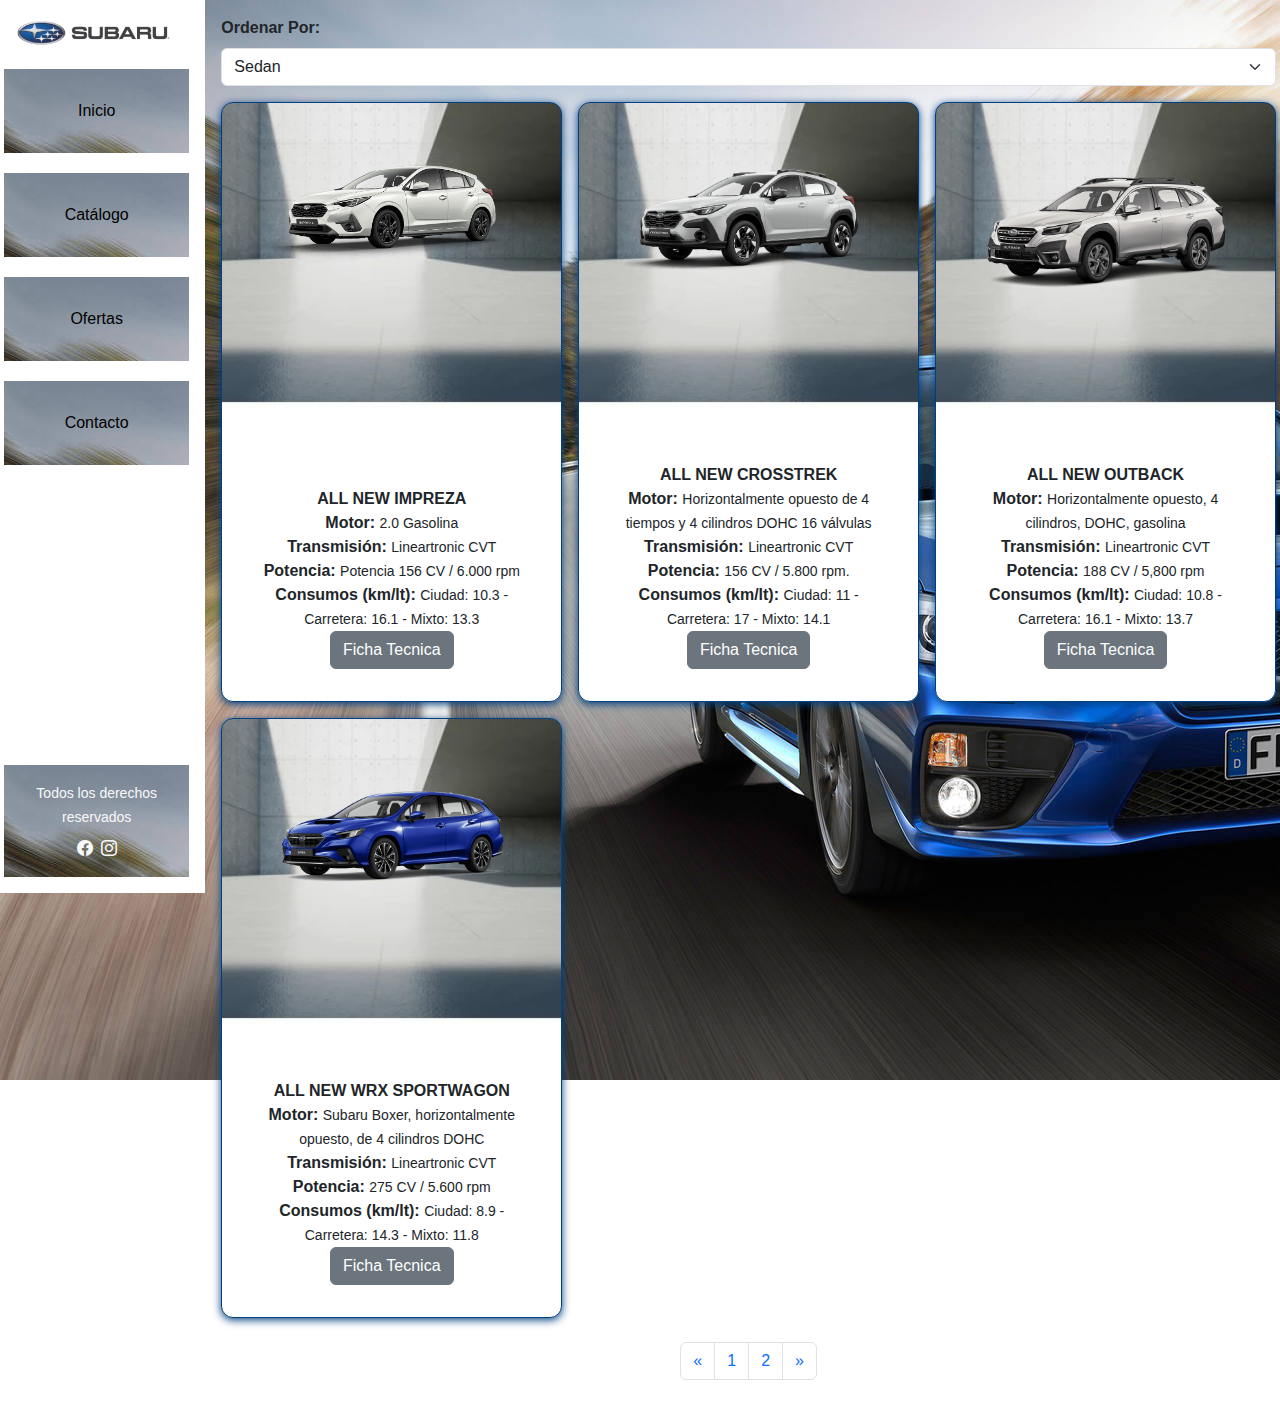
<file: index.html>
<!DOCTYPE html>
<html lang="es">
<head>
  <meta charset="UTF-8" />
  <meta name="viewport" content="width=device-width, initial-scale=1.0"/>
  <title>Subaru Chile</title>
  <link href="https://cdn.jsdelivr.net/npm/bootstrap@5.3.0/dist/css/bootstrap.min.css" rel="stylesheet"/>
  <link href="https://cdn.jsdelivr.net/npm/bootstrap-icons@1.10.5/font/bootstrap-icons.css" rel="stylesheet">
  <link rel="stylesheet" href="./assets/css/style.css"/>
</head>
<body>

<div class="topbar d-md-none d-flex justify-content-between align-items-center px-3">
  <img src="./assets/img/image-removebg-preview.png" alt="Subaru" class="logo-topbar" style="height: 40px;">

</div>
    <div class="row">
      <div class="col-md-2 sidebar d-none d-md-block">
        <img src="./assets/img/image-removebg-preview.png" class="logo"></i>
        <a class="catalogo" href="#">Inicio</a>
        <a class="catalogo" href="#">Catálogo</a>
        <a class="catalogo" href="#">Ofertas</a>
        <a class="catalogo" href="#">Contacto</a>

        <div class="footer">
          <small>Todos los derechos reservados</small>
          <div class="d-flex gap-2 justify-content-center mt-2">
            <i class="bi bi-facebook"></i>
            <i class="bi bi-instagram"></i>
          </div>
        </div>
      </div>
      <div class="col-md-10 p-3">
        <div class="mb-3">
          <label for="ordenar" class="form-label"> <strong>Ordenar Por:</strong></label>
          <select class="form-select" id="ordenar">
            <option>Sedan</option>
            <option>SUV</option>
            <option>WRX</option>
            <option>Hatchback</option>
            <option>Hibrido</option>
          </select>
        </div>
       <div class="grid-container">

  <div class="card">
    <img src="./assets/img/impreza.png" alt="City Car">
    <article>
    <strong>ALL NEW IMPREZA</strong>
    <p>
      <strong>Motor:</strong> <small>2.0 Gasolina</small>
       </p>
       <p>
      <strong>Transmisión:</strong> <small>Lineartronic CVT</small>
    </p>
   <p>
      <strong>Potencia:</strong> <small>Potencia 156 CV / 6.000 rpm</small>
    </p>
     <p>
      <strong>Consumos (km/lt):</strong> <small>Ciudad: 10.3 - Carretera: 16.1 - Mixto: 13.3</small>
    </p>
    <a href="#" class="btn btn-secondary">Ficha Tecnica</a>
  </article>
 </div>

  <div class="card">
    <img src="./assets/img/subaru_crosstrek.png" alt="City Car">
    <article>
    <strong>ALL NEW CROSSTREK</strong>
     <p>
      <strong>Motor:</strong> <small>Horizontalmente opuesto de 4 tiempos y 4 cilindros DOHC 16 válvulas</small>
       </p>
     <p>
      <strong>Transmisión:</strong> <small>Lineartronic CVT</small>
    </p>
     <p>
      <strong>Potencia:</strong> <small>156 CV / 5.800 rpm.</small>
    </p>
     <p>
      <strong>Consumos (km/lt):</strong> <small>Ciudad: 11 - Carretera: 17 - Mixto: 14.1</small>
    </p>
    <a href="#" class="btn btn-secondary">Ficha Tecnica</a>
    </article>
  </div>

  <div class="card">
    <img src="./assets/img/subaru_outback.png" alt="City Car">
    <article>
      <strong>ALL NEW OUTBACK</strong>
     <p>
      <strong>Motor:</strong> <small>Horizontalmente opuesto, 4 cilindros, DOHC, gasolina</small>
       </p>
     <p>
      <strong>Transmisión:</strong> <small>Lineartronic CVT</small>
    </p>
     <p>
      <strong>Potencia:</strong> <small>188 CV / 5,800 rpm</small>
    </p>
     <p>
      <strong>Consumos (km/lt):</strong> <small>Ciudad: 10.8 - Carretera: 16.1 - Mixto: 13.7</small>
    </p>
    <a href="#" class="btn btn-secondary">Ficha Tecnica</a>
      </article>
  </div>

  <div class="card">
    <img src="./assets/img/subaru_sportwagon.png" alt="City Car">
    <article>
        <strong>ALL NEW WRX SPORTWAGON</strong>
    <p>
      <strong>Motor:</strong> <small>Subaru Boxer, horizontalmente opuesto, de 4 cilindros DOHC</small>
       </p>
     <p>
      <strong>Transmisión:</strong> <small>Lineartronic CVT</small>
    </p>
     <p>
      <strong>Potencia:</strong> <small>275 CV / 5.600 rpm</small>
    </p>
     <p>
      <strong>Consumos (km/lt):</strong> <small>Ciudad: 8.9 - Carretera: 14.3 - Mixto: 11.8</small>
    </p>
    <a href="#" class="btn btn-secondary">Ficha Tecnica</a>
    </article>
  </div>
</div>
        <nav class="mt-4">
          <ul class="pagination justify-content-center">
            <li class="page-item"><a class="page-link" href="./index.html">«</a></li>
            <li class="page-item"><a class="page-link" href="./index.html">1</a></li>
            <li class="page-item"><a class="page-link" href="./pagina2.html">2</a></li>
            <li class="page-item"><a class="page-link" href="/pagina2.html">»</a></li>
          </ul>
        </nav>
      </div>
    </div>
  </div>
  <div class="footer d-md-none">
    <p>Todos los derechos reservados</p>
    <div class="d-flex justify-content-center gap-2">
      <i class="bi bi-facebook"></i>
      <i class="bi bi-instagram"></i>
    </div>
  </div>
  <script src="https://cdn.jsdelivr.net/npm/bootstrap@5.3.3/dist/js/bootstrap.bundle.min.js"></script>
</body>
</html>
</file>
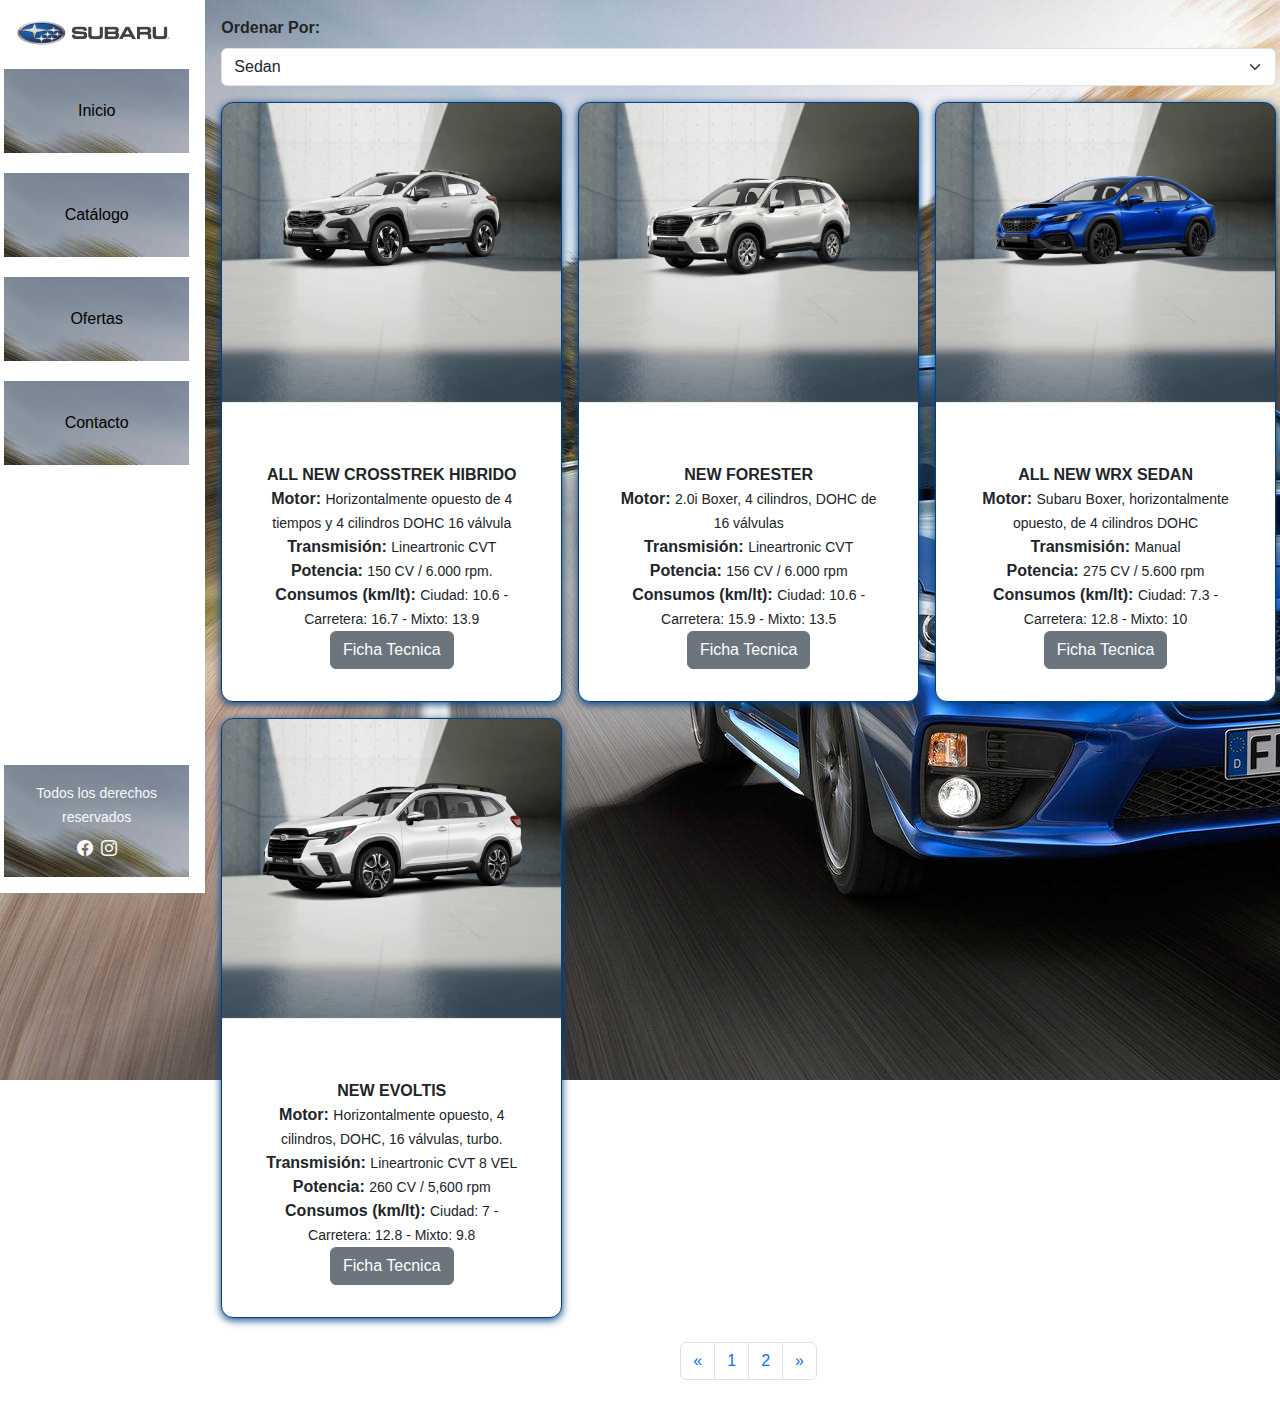
<file: pagina2.html>
<!DOCTYPE html>
<html lang="es">
<head>
  <meta charset="UTF-8" />
  <meta name="viewport" content="width=device-width, initial-scale=1.0"/>
  <title>Subaru Chile</title>
  <link href="https://cdn.jsdelivr.net/npm/bootstrap@5.3.0/dist/css/bootstrap.min.css" rel="stylesheet"/>
  <link href="https://cdn.jsdelivr.net/npm/bootstrap-icons@1.10.5/font/bootstrap-icons.css" rel="stylesheet">
  <link rel="stylesheet" href="./assets/css/style.css"/>
</head>
<body>

<div class="topbar d-md-none d-flex justify-content-between align-items-center px-3">
  <img src="./assets/img/image-removebg-preview.png" alt="Subaru" class="logo-topbar" style="height: 40px;">

</div>
    <div class="row">
      <div class="col-md-2 sidebar d-none d-md-block">
        <img src="./assets/img/image-removebg-preview.png" class="logo"></i>
        <a class="catalogo" href="#">Inicio</a>
        <a class="catalogo" href="#">Catálogo</a>
        <a class="catalogo" href="#">Ofertas</a>
        <a class="catalogo" href="#">Contacto</a>

        <div class="footer">
          <small>Todos los derechos reservados</small>
          <div class="d-flex gap-2 justify-content-center mt-2">
            <i class="bi bi-facebook"></i>
            <i class="bi bi-instagram"></i>
          </div>
        </div>
      </div>
      <div class="col-md-10 p-3">
        <div class="mb-3">
          <label for="ordenar" class="form-label"> <strong>Ordenar Por:</strong></label>
          <select class="form-select" id="ordenar">
            <option>Sedan</option>
            <option>SUV</option>
            <option>WRX</option>
            <option>Hatchback</option>
            <option>Hibrido</option>
          </select>
        </div>
       <div class="grid-container">

  <div class="card">
    <img src="./assets/img/subaru_crosstrek_hibrido.png" alt="City Car">
    <article>
    <strong>ALL NEW CROSSTREK HIBRIDO</strong>
    <p>
      <strong>Motor:</strong> <small>Horizontalmente opuesto de 4 tiempos y 4 cilindros DOHC 16 válvula</small>
       </p>
       <p>
      <strong>Transmisión:</strong> <small>Lineartronic CVT</small>
    </p>
   <p>
      <strong>Potencia:</strong> <small>150 CV / 6.000 rpm.</small>
    </p>
     <p>
      <strong>Consumos (km/lt):</strong> <small>Ciudad: 10.6 - Carretera: 16.7 - Mixto: 13.9</small>
    </p>
    <a href="#" class="btn btn-secondary">Ficha Tecnica</a>
  </article>
 </div>

  <div class="card">
    <img src="./assets/img/subaru_forester.png" alt="City Car">
    <article>
    <strong>NEW FORESTER</strong>
     <p>
      <strong>Motor:</strong> <small>2.0i Boxer, 4 cilindros, DOHC de 16 válvulas</small>
       </p>
     <p>
      <strong>Transmisión:</strong> <small>Lineartronic CVT</small>
    </p>
     <p>
      <strong>Potencia:</strong> <small>156 CV / 6.000 rpm</small>
    </p>
     <p>
      <strong>Consumos (km/lt):</strong> <small>Ciudad: 10.6 - Carretera: 15.9 - Mixto: 13.5</small>
    </p>
    <a href="#" class="btn btn-secondary">Ficha Tecnica</a>
    </article>
  </div>

  <div class="card">
    <img src="./assets/img/subaru_sedan.png" alt="City Car">
    <article>
        <strong>ALL NEW WRX SEDAN</strong>
    <p>
      <strong>Motor:</strong> <small>Subaru Boxer, horizontalmente opuesto, de 4 cilindros DOHC</small>
       </p>
     <p>
      <strong>Transmisión:</strong> <small>Manual</small>
    </p>
     <p>
      <strong>Potencia:</strong> <small>275 CV / 5.600 rpm</small>
    </p>
     <p>
      <strong>Consumos (km/lt):</strong> <small>Ciudad: 7.3 - Carretera: 12.8 - Mixto: 10</small>
    </p>
    <a href="#" class="btn btn-secondary">Ficha Tecnica</a>
    </article>
  </div>
  <div class="card">
    <img src="./assets/img/subaru_evoltis.png" alt="City Car">
    <article>
        <strong>NEW EVOLTIS</strong>
    <p>
      <strong>Motor:</strong> <small>Horizontalmente opuesto, 4 cilindros, DOHC, 16 válvulas, turbo.</small>
       </p>
     <p>
      <strong>Transmisión:</strong> <small>Lineartronic CVT 8 VEL</small>
    </p>
     <p>
      <strong>Potencia:</strong> <small>260 CV / 5,600 rpm</small>
    </p>
     <p>
      <strong>Consumos (km/lt):</strong> <small>Ciudad: 7 - Carretera: 12.8 - Mixto: 9.8</small>
    </p>
    <a href="#" class="btn btn-secondary">Ficha Tecnica</a>
    </article>
  </div>
</div>
        <nav class="mt-4">
          <ul class="pagination justify-content-center">
            <li class="page-item"><a class="page-link" href="./index.html">«</a></li>
            <li class="page-item"><a class="page-link" href="./index.html">1</a></li>
            <li class="page-item"><a class="page-link" href="./pagina2.html">2</a></li>
            <li class="page-item"><a class="page-link" href="./pagina2.html">»</a></li>
          </ul>
        </nav>
      </div>
    </div>
  </div>
  <div class="footer d-md-none">
    <p>Todos los derechos reservados</p>
    <div class="d-flex justify-content-center gap-2">
      <i class="bi bi-facebook"></i>
      <i class="bi bi-instagram"></i>
    </div>
  </div>
  <script src="https://cdn.jsdelivr.net/npm/bootstrap@5.3.3/dist/js/bootstrap.bundle.min.js"></script>
</body>
</html>
</file>
<file: assets/css/style.css>
html, body {
  height: 100%;
  margin: 0;
  padding: 0;
  font-family: Arial, sans-serif;
  background-image: url(/assets/img/fonffo.jpg);
  background-repeat: no-repeat;
}
.sidebar {
  background-color: #ffffff;
  color: rgb(0, 0, 0);
  height: 100%;
  padding: 1rem;
}
.sidebar a {
  color: rgb(0, 0, 0);
  display: block;
  margin: 0.5rem 0;
  text-decoration: none;
  margin-top: 20px;
  text-align: center;
}

/*mobile */
.topbar {
  display: flex;
  justify-content: space-between;
  align-items: center;
  background-color: #ffffff;
  color: rgb(0, 0, 0);
  padding: 0.5rem 1rem;
}

@media (min-width: 768px) {
  .topbar {
    display: none;
  }
}

/* Footer para mobile */
.footer {
  background-image: url(/assets/img/fonffo.jpg);
  color: rgb(248, 248, 248);
  text-align: center;
  padding: 1rem;
  margin-top: 300px;
}

.grid-container {
  display: grid;
  grid-template-columns: repeat(auto-fit, minmax(300px, 1fr));
  gap: 1rem;
}

.card {
  height: 600px;
  background-image: url(/assets/img/fondo1.jpg);
  background-repeat: no-repeat;
  background-position: center;
  background-size: cover;
  border: 1px solid #004080;
  border-radius: 12px;
  text-align: center;
  padding: 2rem;
  box-shadow: 0 2px 8px #004080;
  display: flex;
  flex-direction: column;
  justify-content: space-between;
}

.card img {
  max-width: 100%;
  height: auto;
  margin-bottom: 1rem;
}

.logo {
    height: auto;
max-width: 100%
}
.boton {
    height: auto;
max-width: 100%;
}

p {
  margin-top: 0;
  margin-bottom: 0px;
}
 .catalogo {
    display: inline-block;
    padding: 30px;
   background-image: url(/assets/img/fonffo.jpg);
  }
</file>
